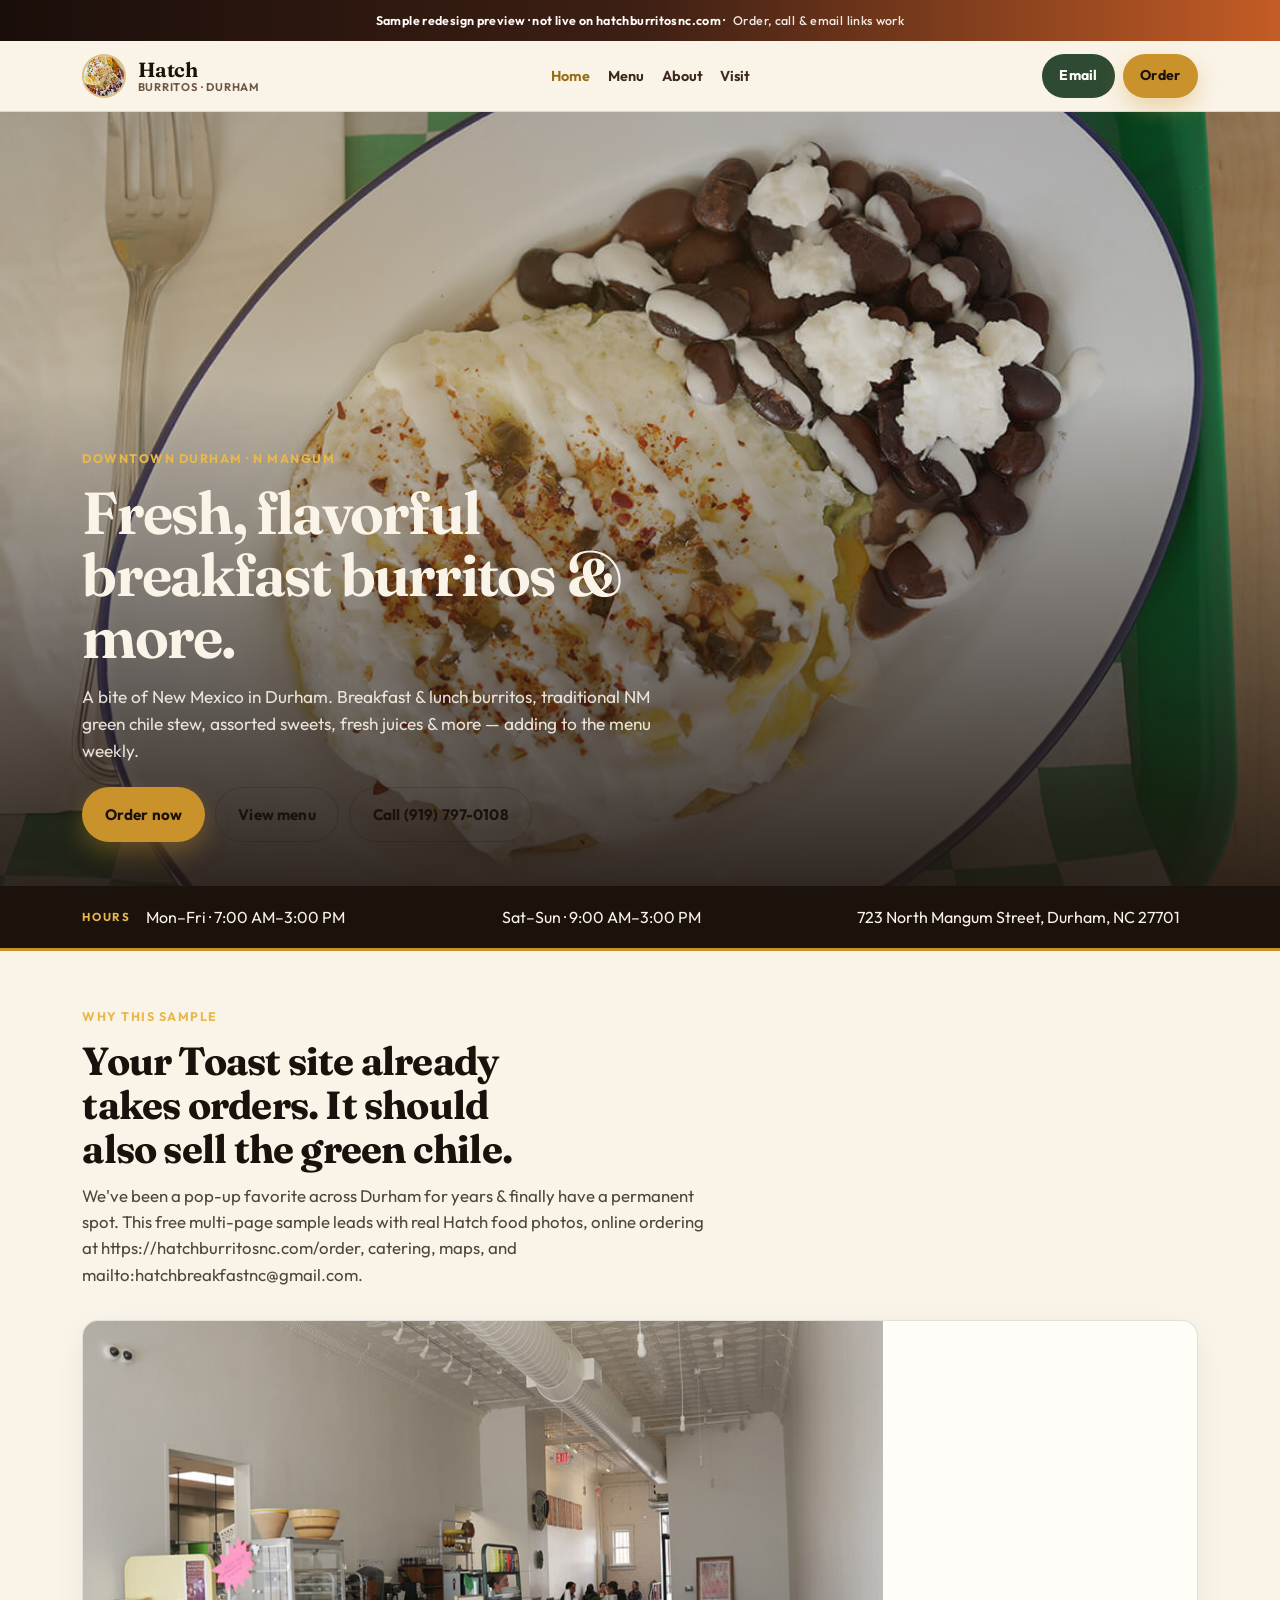
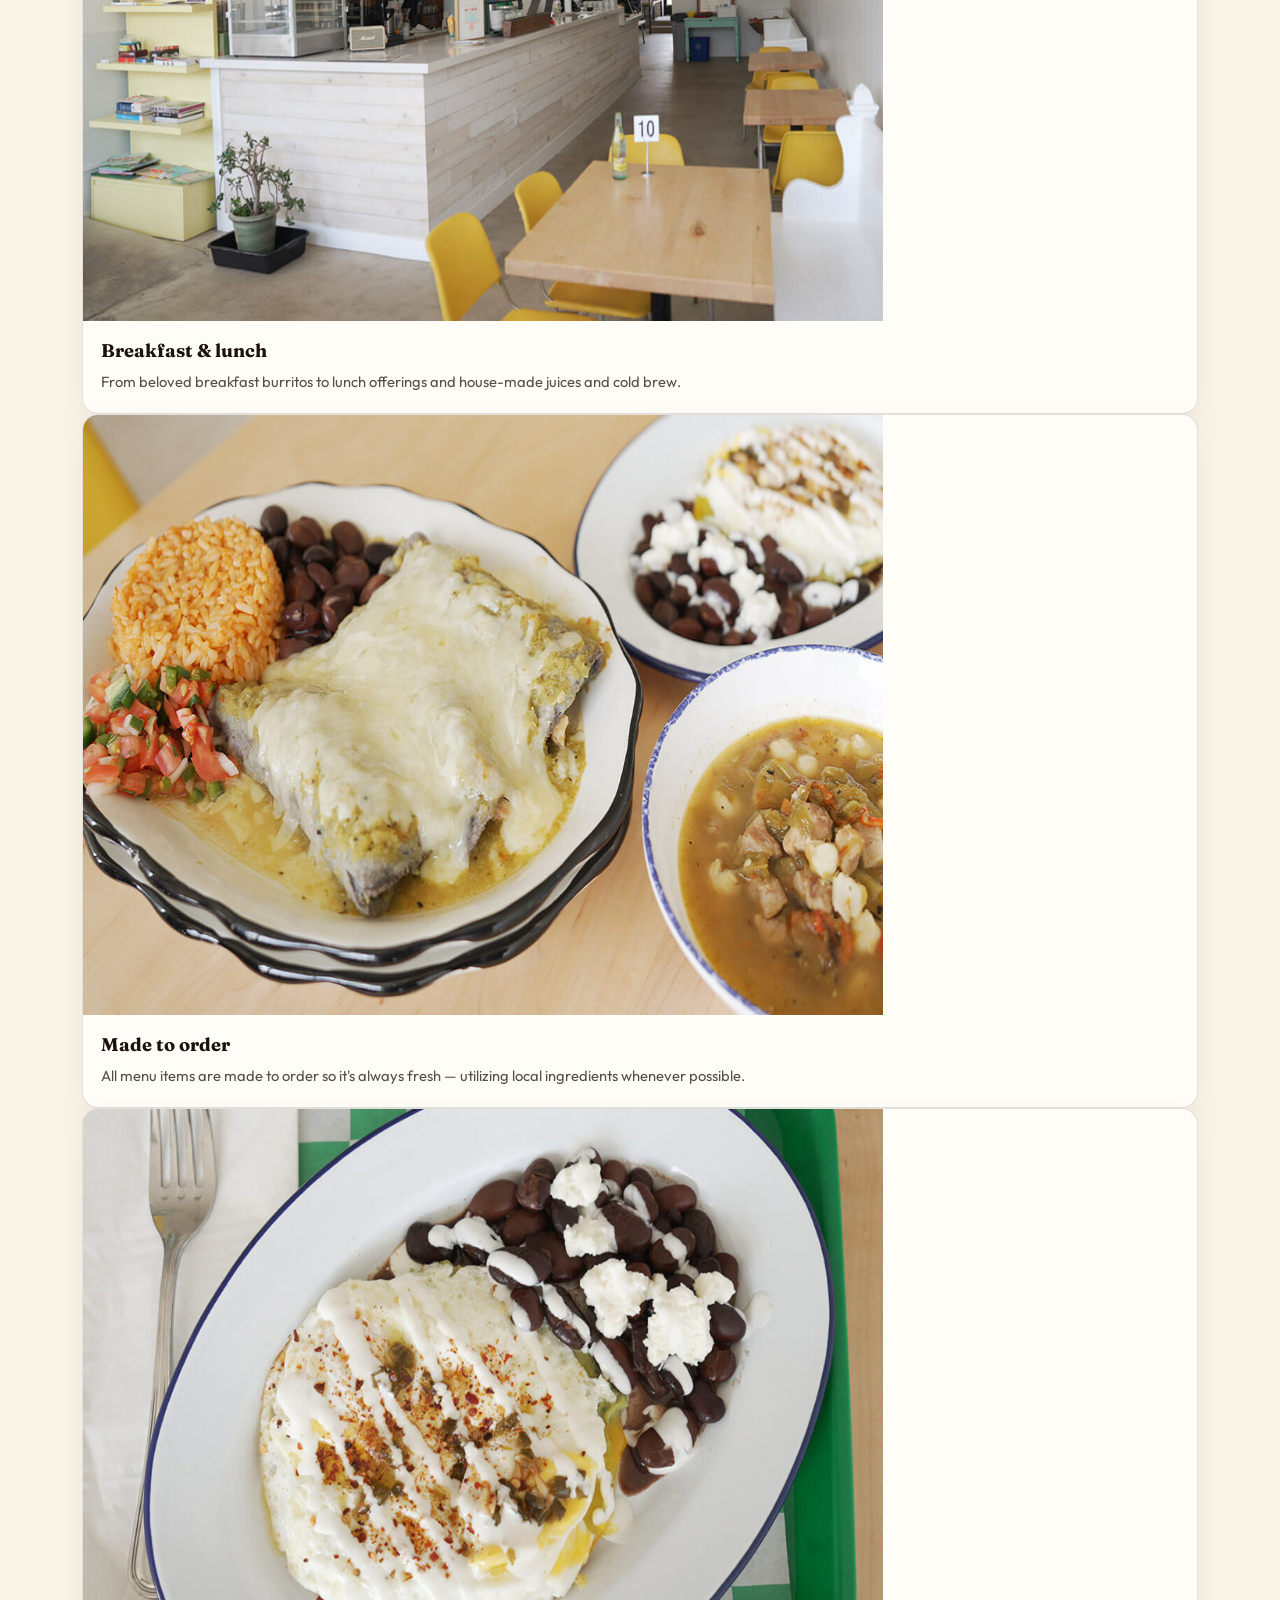
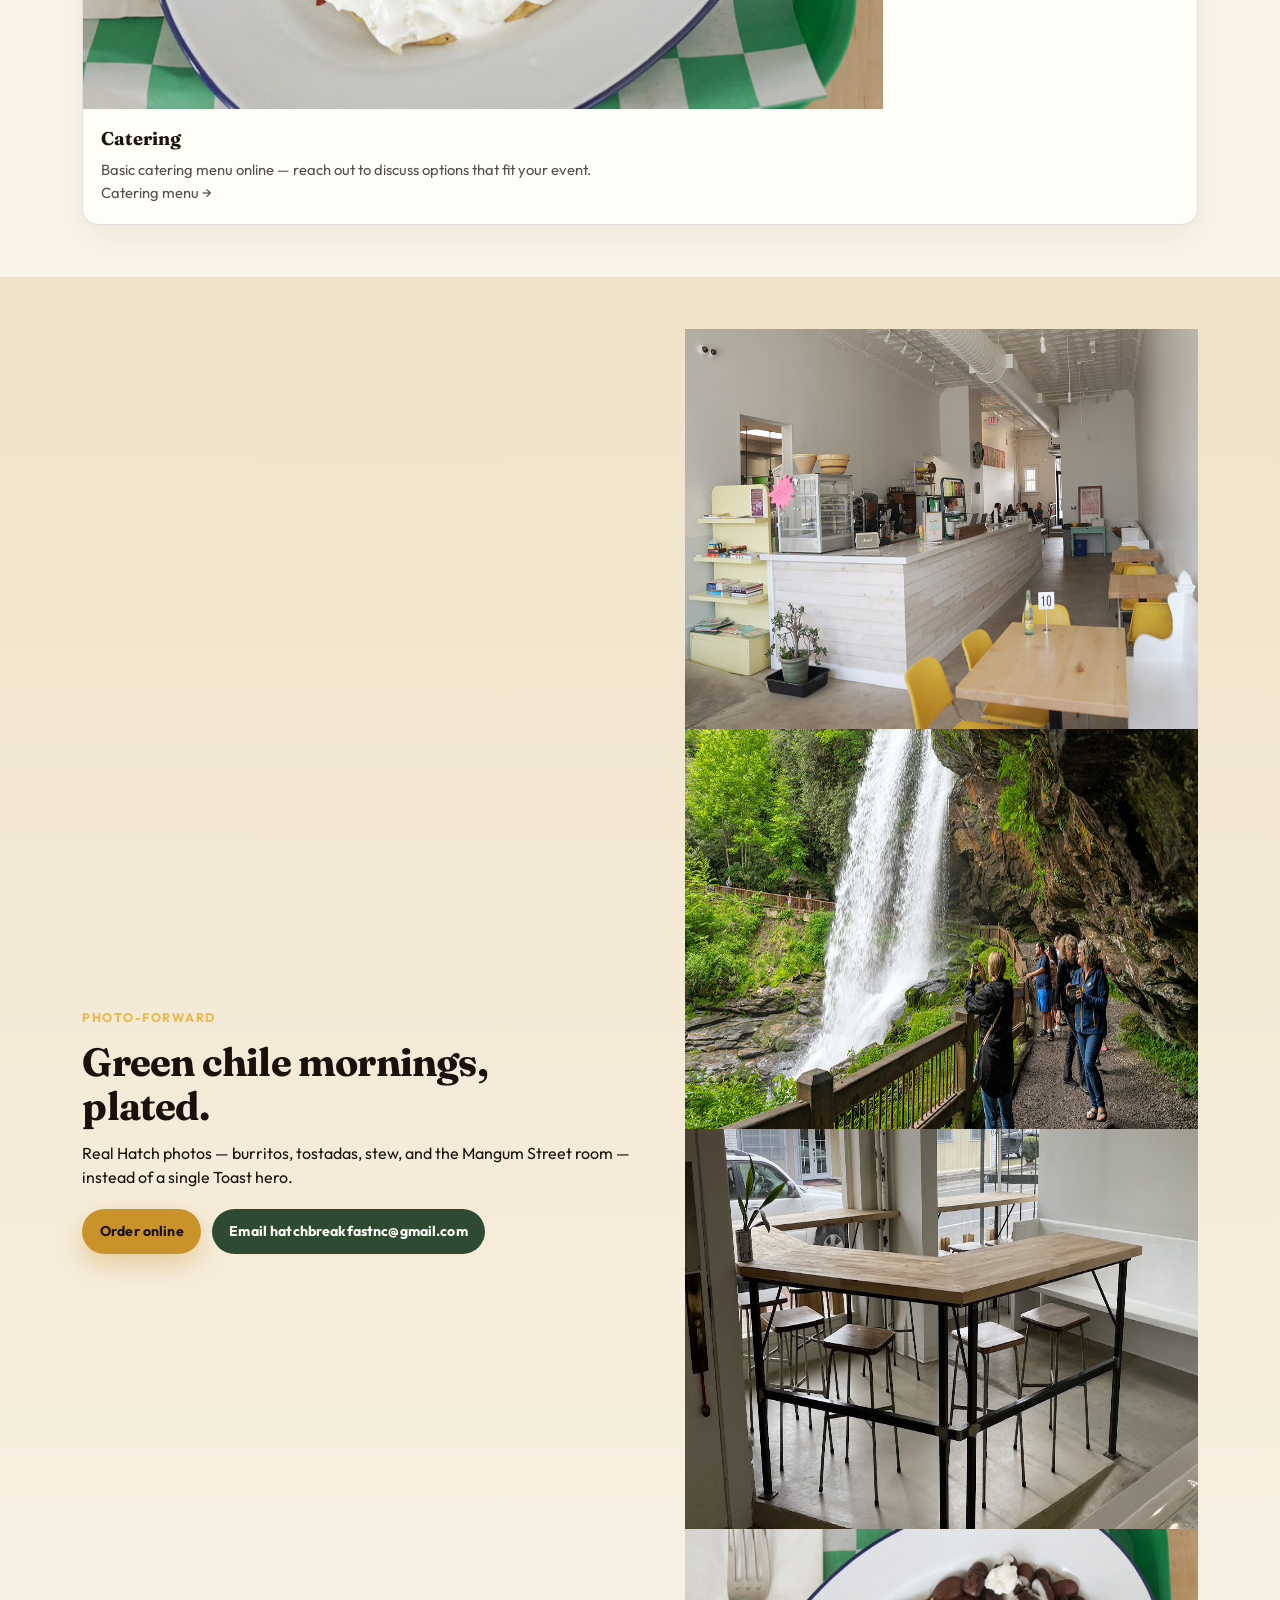
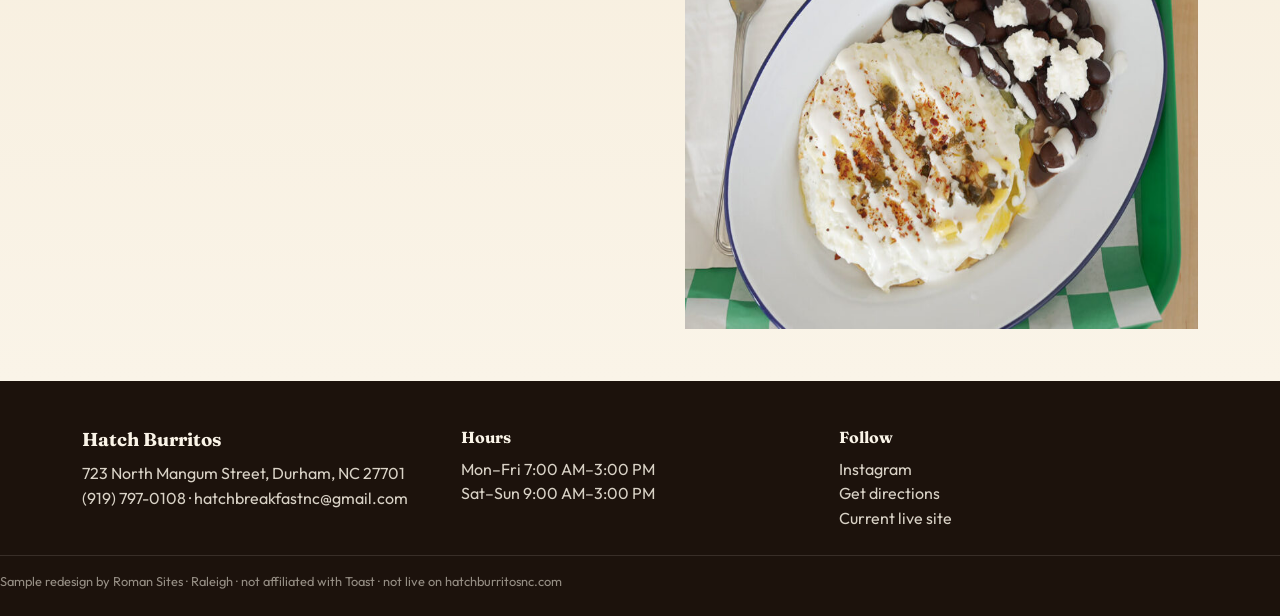
<file: index.html>
<!DOCTYPE html>
<html lang="en">
<head>
<meta charset="utf-8"/>
<meta name="viewport" content="width=device-width, initial-scale=1"/>
<title>Hatch Burritos · Durham, NC</title>
<meta name="description" content="Fresh, flavorful breakfast burritos & more — a bite of New Mexico in Durham."/>
<link rel="preconnect" href="https://fonts.googleapis.com"/><link rel="preconnect" href="https://fonts.gstatic.com" crossorigin/><link href="https://fonts.googleapis.com/css2?family=Fraunces:opsz,wght@9..144,500;9..144,650;9..144,700&family=Outfit:wght@400;500;600;700;800&display=swap" rel="stylesheet"/>
<link rel="stylesheet" href="assets/styles.css"/>
<link rel="icon" href="assets/logo.jpg"/>
</head>
<body>
<div class="preview-banner" role="status">Sample redesign preview · not live on hatchburritosnc.com · <span>Order, call &amp; email links work</span></div><header class="site-header"><div class="nav-inner">
<a class="brand" href="index.html"><img class="brand-mark" src="assets/logo.jpg" alt="Hatch Burritos" width="44" height="44"/><span class="brand-text"><span class="brand-name">Hatch</span><span class="brand-tag">Burritos · Durham</span></span></a>
<nav class="nav-links" aria-label="Primary"><a href="index.html" aria-current="page">Home</a><a href="menu.html">Menu</a><a href="about.html">About</a><a href="visit.html">Visit</a></nav>
<div class="nav-ctas">
<a class="btn btn-secondary" href="mailto:hatchbreakfastnc@gmail.com">Email</a><a class="btn btn-primary" href="https://hatchburritosnc.com/order" target="_blank" rel="noopener">Order</a>
<button class="nav-toggle" type="button" data-nav-toggle aria-expanded="false" aria-controls="mobile-nav" aria-label="Open menu"><span></span></button>
</div></div>
<div class="mobile-panel" id="mobile-nav" data-mobile-panel>
<a href="index.html">Home</a><a href="menu.html">Menu</a><a href="about.html">About</a><a href="visit.html">Visit</a><a href="https://hatchburritosnc.com/order" target="_blank" rel="noopener">Order online</a><a href="tel:9197970108">Call (919) 797-0108</a><a href="mailto:hatchbreakfastnc@gmail.com">hatchbreakfastnc@gmail.com</a>
</div></header>
<main>
<section class="hero">
<div class="hero-media" aria-hidden="true"><img src="assets/hero.jpg" alt="" width="1400" height="900" fetchpriority="high"/></div>
<div class="hero-shade" aria-hidden="true"></div>
<div class="hero-content">
<p class="eyebrow">Downtown Durham · N Mangum</p>
<h1>Fresh, flavorful breakfast burritos &amp; more.</h1>
<p class="hero-lead">A bite of New Mexico in Durham. Breakfast &amp; lunch burritos, traditional NM green chile stew, assorted sweets, fresh juices &amp; more — adding to the menu weekly.</p>
<div class="hero-actions">
<a class="btn btn-primary btn-lg" href="https://hatchburritosnc.com/order" target="_blank" rel="noopener">Order now</a>
<a class="btn btn-ghost btn-lg" href="menu.html">View menu</a>
<a class="btn btn-ghost btn-lg" href="tel:9197970108">Call (919) 797-0108</a>
</div>
</div>
</section>
<div class="hours-strip"><div class="hours-strip-inner">
<div class="hours-label">Hours</div>
<div class="hours-grid">
<div>Mon–Fri · 7:00 AM–3:00 PM</div>
<div>Sat–Sun · 9:00 AM–3:00 PM</div>
<div>723 North Mangum Street, Durham, NC 27701</div>
</div></div></div>
<section class="section"><div class="section-inner">
<p class="eyebrow">Why this sample</p>
<h2>Your Toast site already takes orders. It should also sell the green chile.</h2>
<p class="lede">We've been a pop-up favorite across Durham for years &amp; finally have a permanent spot. This free multi-page sample leads with real Hatch food photos, online ordering at https://hatchburritosnc.com/order, catering, maps, and mailto:hatchbreakfastnc@gmail.com.</p>
<div class="card-grid three" style="margin-top:2rem">
<article class="card"><img src="assets/food2.jpg" alt="Hatch tostada" width="800" height="600"/><div class="card-body"><h3>Breakfast &amp; lunch</h3><p>From beloved breakfast burritos to lunch offerings and house-made juices and cold brew.</p></div></article>
<article class="card"><img src="assets/food3.jpg" alt="Hatch plates" width="800" height="600"/><div class="card-body"><h3>Made to order</h3><p>All menu items are made to order so it's always fresh — utilizing local ingredients whenever possible.</p></div></article>
<article class="card"><img src="assets/food1.jpg" alt="Hatch interior" width="800" height="600"/><div class="card-body"><h3>Catering</h3><p>Basic catering menu online — reach out to discuss options that fit your event.</p><p><a href="https://hatchburritosnc.com/catering-menu-placeholder" target="_blank" rel="noopener">Catering menu →</a></p></div></article>
</div>
</div></section>
<section class="section section-alt"><div class="section-inner">
<div class="split">
<div><p class="eyebrow">Photo-forward</p><h2>Green chile mornings, plated.</h2><p>Real Hatch photos — burritos, tostadas, stew, and the Mangum Street room — instead of a single Toast hero.</p>
<div class="hero-actions" style="margin-top:1.2rem">
<a class="btn btn-primary" href="https://hatchburritosnc.com/order" target="_blank" rel="noopener">Order online</a>
<a class="btn btn-secondary" href="mailto:hatchbreakfastnc@gmail.com">Email hatchbreakfastnc@gmail.com</a>
</div></div>
<div class="mosaic">
<img src="assets/food4.jpg" alt="Hatch food" width="600" height="400"/>
<img src="assets/food5.jpg" alt="Hatch food" width="600" height="400"/>
<img src="assets/food8.jpg" alt="Hatch food" width="600" height="400"/>
<img src="assets/food9.jpg" alt="Hatch food" width="600" height="400"/>
</div>
</div>
</div></section>
</main>
<footer class="site-footer"><div class="section-inner footer-grid">
<div><h3>Hatch Burritos</h3><p>723 North Mangum Street, Durham, NC 27701</p><p><a href="tel:9197970108">(919) 797-0108</a> · <a href="mailto:hatchbreakfastnc@gmail.com">hatchbreakfastnc@gmail.com</a></p></div>
<div><h4>Hours</h4><p>Mon–Fri 7:00 AM–3:00 PM</p><p>Sat–Sun 9:00 AM–3:00 PM</p></div>
<div><h4>Follow</h4><p><a href="https://www.instagram.com/hatchburritosnc/" target="_blank" rel="noopener">Instagram</a></p>
<p><a href="https://google.com/maps/place?q=Hatch+Burritos%2C+723+North+Mangum+Street%2C+Durham%2C+NC+27701" target="_blank" rel="noopener">Get directions</a></p>
<p><a href="https://hatchburritosnc.com/" target="_blank" rel="noopener">Current live site</a></p></div>
</div>
<p class="footer-note">Sample redesign by Roman Sites · Raleigh · not affiliated with Toast · not live on hatchburritosnc.com</p>
</footer><script src="assets/site.js"></script>
</body></html>
</file>
<file: assets/styles.css>
/* theme overrides */
:root {
  --ink: #1a1410;
  --plum: #2f6b3a;
  --plum-deep: #1a3d22;
  --wine: #c45c26;
  --gold: #e0a84a;
  --gold-hot: #f0c36a;
  --espresso: #1a3d22;
  --wood: #2f6b3a;
  --gold-deep: #e0a84a;
  --fried: #c45c26;
  --collard: #2f6b3a;
  --collard-deep: #1a3d22;
  --amber: #f0c36a;
}
.preview-banner {
  background: linear-gradient(90deg, #1a3d22, #2f6b3a 50%, #c45c26) !important;
}

/* theme overrides */
:root {
  --ink: #1a1410;
  --plum: #3d1f14;
  --plum-deep: #1a0e0a;
  --wine: #c45c26;
  --gold: #e07a2f;
  --gold-hot: #f0a05a;
  --espresso: #1a0e0a;
  --wood: #3d1f14;
  --gold-deep: #e07a2f;
  --fried: #c45c26;
  --collard: #3d1f14;
  --collard-deep: #1a0e0a;
  --amber: #f0a05a;
}
.preview-banner {
  background: linear-gradient(90deg, #1a0e0a, #3d1f14 50%, #c45c26) !important;
}

/* The Chicken Hut — Durham soul-food landmark preview (unique) */
:root {
  --gold: #c9922a;
  --gold-deep: #9a6b14;
  --amber: #e8b84a;
  --fried: #d4781f;
  --espresso: #1c120c;
  --wood: #3a2418;
  --bark: #5c3a24;
  --cream: #faf4e8;
  --biscuit: #f0e2c8;
  --gravy: #e6d5b5;
  --ink: #1a110c;
  --ink-soft: #3d2a1c;
  --muted: #6e5644;
  --collard: #2f4a32;
  --collard-deep: #1c3320;
  --white: #fffdf8;
  --border: rgba(28, 18, 12, 0.12);
  --banner-h: 2.55rem;
  --nav-h: 4.4rem;
  --max: 72rem;
  --radius: 16px;
  --font-display: "Fraunces", "Iowan Old Style", Georgia, serif;
  --font-body: "Outfit", "Avenir Next", "Segoe UI", system-ui, sans-serif;
  --ease: cubic-bezier(0.22, 1, 0.36, 1);
  --shadow: 0 20px 55px rgba(28, 18, 12, 0.18);
}

*, *::before, *::after { box-sizing: border-box; margin: 0; padding: 0; }
html { scroll-behavior: smooth; }
body {
  font-family: var(--font-body);
  color: var(--ink);
  background: var(--cream);
  line-height: 1.55;
  -webkit-font-smoothing: antialiased;
}
img { max-width: 100%; display: block; }
a { color: inherit; text-decoration: none; }
ul { list-style: none; }
button { font: inherit; border: 0; background: none; cursor: pointer; color: inherit; }

.preview-banner {
  position: sticky; top: 0; z-index: 1000;
  min-height: var(--banner-h);
  display: flex; align-items: center; justify-content: center; gap: .45rem; flex-wrap: wrap;
  padding: .55rem 1rem;
  background: linear-gradient(90deg, var(--espresso), var(--wood) 45%, var(--gold-deep));
  color: var(--white);
  font-size: .78rem; font-weight: 650; letter-spacing: .03em; text-align: center;
}
.preview-banner span { opacity: .9; font-weight: 500; }

.site-header {
  position: sticky; top: var(--banner-h); z-index: 900;
  background: rgba(250, 244, 232, 0.93);
  backdrop-filter: blur(14px); -webkit-backdrop-filter: blur(14px);
  border-bottom: 1px solid var(--border);
}
.nav-inner {
  max-width: var(--max); margin: 0 auto; height: var(--nav-h);
  padding: 0 1.15rem; display: flex; align-items: center; justify-content: space-between; gap: 1rem;
}
.brand { display: flex; align-items: center; gap: .7rem; min-width: 0; }
.brand-mark {
  width: 44px; height: 44px; border-radius: 50%;
  object-fit: cover; border: 2px solid rgba(201,146,42,.45); background: var(--biscuit);
}
.brand-text { display: flex; flex-direction: column; line-height: 1.1; }
.brand-name { font-family: var(--font-display); font-size: 1.28rem; color: var(--espresso); letter-spacing: -.02em; font-weight: 650; }
.brand-tag { font-size: .7rem; color: var(--muted); font-weight: 650; letter-spacing: .07em; text-transform: uppercase; }
.nav-links { display: none; gap: 1.1rem; align-items: center; font-size: .9rem; font-weight: 650; }
.nav-links a { color: var(--ink-soft); }
.nav-links a:hover, .nav-links a[aria-current="page"] { color: var(--gold-deep); }
.nav-ctas { display: flex; align-items: center; gap: .5rem; }
.nav-toggle {
  width: 42px; height: 42px; display: inline-flex; align-items: center; justify-content: center;
  border-radius: 11px; border: 1px solid var(--border); background: var(--white);
}
.nav-toggle span, .nav-toggle span::before, .nav-toggle span::after {
  display: block; width: 18px; height: 2px; background: var(--ink); position: relative; border-radius: 2px;
}
.nav-toggle span::before, .nav-toggle span::after { content: ""; position: absolute; left: 0; }
.nav-toggle span::before { top: -6px; }
.nav-toggle span::after { top: 6px; }
.mobile-panel {
  display: none; flex-direction: column; gap: .35rem; padding: .5rem 1.15rem 1.15rem;
  border-top: 1px solid var(--border); background: var(--cream);
}
.mobile-panel.open { display: flex; }
.mobile-panel a {
  padding: .75rem .85rem; border-radius: 10px; font-weight: 650; color: var(--ink-soft);
}
.mobile-panel a:hover { background: var(--biscuit); color: var(--gold-deep); }
.mobile-ctas { display: grid; grid-template-columns: 1fr 1fr; gap: .55rem; margin-top: .4rem; }

.btn {
  display: inline-flex; align-items: center; justify-content: center; gap: .4rem;
  padding: .7rem 1.1rem; border-radius: 999px; font-weight: 700; font-size: .88rem;
  letter-spacing: .01em; transition: transform .2s var(--ease), box-shadow .2s var(--ease), background .2s;
  white-space: nowrap;
}
.btn:hover { transform: translateY(-1px); }
.btn-primary { background: var(--gold); color: var(--espresso); box-shadow: 0 10px 24px rgba(201,146,42,.35); }
.btn-primary:hover { background: var(--amber); }
.btn-secondary { background: var(--collard); color: var(--white); }
.btn-secondary:hover { background: var(--collard-deep); }
.btn-ghost {
  background: transparent; color: var(--ink); border: 1.5px solid rgba(28,18,12,.22);
}
.btn-ghost:hover { border-color: var(--gold-deep); color: var(--gold-deep); }
.btn-lg { padding: .92rem 1.4rem; font-size: .95rem; }
.btn-on-dark.btn-ghost { color: var(--cream); border-color: rgba(250,244,232,.42); }
.btn-on-dark.btn-ghost:hover { background: rgba(255,255,255,.08); border-color: var(--cream); }

.hero {
  position: relative; min-height: min(86vh, 780px);
  display: grid; align-items: end; color: var(--cream); overflow: hidden;
}
.hero-media { position: absolute; inset: 0; }
.hero-media img { width: 100%; height: 100%; object-fit: cover; object-position: center 30%; }
.hero-shade {
  position: absolute; inset: 0;
  background:
    linear-gradient(180deg, rgba(28,18,12,.25) 0%, rgba(28,18,12,.15) 35%, rgba(28,18,12,.88) 100%),
    radial-gradient(ellipse at 20% 20%, rgba(201,146,42,.28), transparent 50%);
}
.hero-content {
  position: relative; z-index: 2; max-width: var(--max); margin: 0 auto; width: 100%;
  padding: 3.5rem 1.15rem 2.75rem;
}
.eyebrow {
  display: inline-flex; align-items: center; gap: .5rem;
  font-size: .78rem; font-weight: 700; letter-spacing: .12em; text-transform: uppercase;
  color: var(--amber); margin-bottom: .85rem;
}
.hero h1 {
  font-family: var(--font-display); font-weight: 650; font-size: clamp(2.2rem, 5.5vw, 3.7rem);
  line-height: 1.05; letter-spacing: -.03em; max-width: 14ch; margin-bottom: 1rem;
}
.hero-lead { font-size: 1.08rem; max-width: 38rem; color: rgba(250,244,232,.9); margin-bottom: 1.4rem; }
.hero-actions { display: flex; flex-wrap: wrap; gap: .65rem; }

.hours-strip {
  background: var(--espresso); color: var(--cream); border-bottom: 3px solid var(--gold);
}
.hours-strip-inner {
  max-width: var(--max); margin: 0 auto; padding: 1.15rem 1.15rem;
  display: grid; gap: 1rem;
}
.hours-label {
  font-size: .72rem; font-weight: 700; letter-spacing: .14em; text-transform: uppercase; color: var(--amber);
}
.hours-grid { display: grid; gap: .35rem .9rem; grid-template-columns: repeat(auto-fit, minmax(140px, 1fr)); }
.hours-grid strong { display: block; font-size: .78rem; color: var(--amber); font-weight: 700; letter-spacing: .04em; }
.hours-note { margin-top: .55rem; font-size: .9rem; color: rgba(250,244,232,.78); }
.hours-note a { color: var(--amber); text-decoration: underline; text-underline-offset: 2px; }

.section { padding: 3.25rem 0; }
.section-alt { background: linear-gradient(180deg, var(--biscuit), var(--cream)); }
.section-dark { background: var(--wood); color: var(--cream); }
.section-inner { max-width: var(--max); margin: 0 auto; padding: 0 1.15rem; }
.section-kicker {
  font-size: .75rem; font-weight: 750; letter-spacing: .14em; text-transform: uppercase;
  color: var(--gold-deep); margin-bottom: .55rem;
}
.section-dark .section-kicker { color: var(--amber); }
.section h2 {
  font-family: var(--font-display); font-size: clamp(1.7rem, 3.4vw, 2.45rem);
  line-height: 1.12; letter-spacing: -.02em; max-width: 18ch; margin-bottom: .75rem;
}
.section-lead { max-width: 40rem; color: var(--muted); font-size: 1.05rem; margin-bottom: 1.5rem; }
.section-dark .section-lead { color: rgba(250,244,232,.78); }

.photo-mosaic-grid {
  display: grid; gap: .75rem;
  grid-template-columns: repeat(2, 1fr);
}
@media (min-width: 720px) {
  .photo-mosaic-grid { grid-template-columns: repeat(4, 1fr); grid-template-rows: 180px 180px; }
  .photo-mosaic-grid .tile:nth-child(1) { grid-column: span 2; grid-row: span 2; }
}
.tile {
  position: relative; border-radius: var(--radius); overflow: hidden; min-height: 150px;
  box-shadow: var(--shadow);
}
.tile img { width: 100%; height: 100%; object-fit: cover; position: absolute; inset: 0; }
.tile-caption {
  position: absolute; left: .75rem; bottom: .75rem; z-index: 2;
  background: rgba(28,18,12,.72); color: var(--cream);
  padding: .35rem .65rem; border-radius: 999px; font-size: .75rem; font-weight: 700;
}

.feature-grid {
  display: grid; gap: 1rem; grid-template-columns: repeat(auto-fit, minmax(220px, 1fr));
}
.feature-card {
  background: var(--white); border: 1px solid var(--border); border-radius: var(--radius);
  padding: 1.25rem; box-shadow: 0 10px 30px rgba(28,18,12,.06);
}
.feature-card h3 {
  font-family: var(--font-display); font-size: 1.25rem; margin-bottom: .4rem; color: var(--espresso);
}
.feature-card p { color: var(--muted); font-size: .95rem; }
.feature-card a { color: var(--gold-deep); font-weight: 700; display: inline-block; margin-top: .7rem; }

.split {
  display: grid; gap: 1.5rem; align-items: center;
}
@media (min-width: 860px) {
  .split { grid-template-columns: 1.05fr .95fr; gap: 2.25rem; }
  .split.reverse { direction: rtl; }
  .split.reverse > * { direction: ltr; }
}
.split-media { border-radius: calc(var(--radius) + 4px); overflow: hidden; box-shadow: var(--shadow); min-height: 280px; }
.split-media img { width: 100%; height: 100%; object-fit: cover; min-height: 280px; }

.quote-band {
  background: var(--biscuit); border-top: 1px solid var(--border); border-bottom: 1px solid var(--border);
  padding: 2.5rem 0;
}
.quote-grid { display: grid; gap: 1rem; grid-template-columns: repeat(auto-fit, minmax(240px, 1fr)); }
.quote-card {
  background: var(--white); border-radius: var(--radius); padding: 1.25rem 1.3rem;
  border: 1px solid var(--border);
}
.quote-card p { font-size: .98rem; color: var(--ink-soft); margin-bottom: .75rem; }
.quote-card cite { font-style: normal; font-size: .8rem; font-weight: 700; color: var(--gold-deep); }

.page-hero {
  background:
    linear-gradient(135deg, rgba(28,18,12,.92), rgba(92,58,36,.85)),
    url("hero-plate.jpg") center/cover;
  color: var(--cream); padding: 3.2rem 0 2.6rem;
}
.page-hero-inner { max-width: var(--max); margin: 0 auto; padding: 0 1.15rem; }
.page-hero h1 {
  font-family: var(--font-display); font-size: clamp(1.9rem, 4vw, 2.8rem);
  line-height: 1.1; letter-spacing: -.02em; margin-bottom: .55rem;
}
.page-hero p { max-width: 38rem; color: rgba(250,244,232,.85); }
.page-hero a { color: var(--amber); text-decoration: underline; text-underline-offset: 2px; }

.menu-tabs {
  display: flex; flex-wrap: wrap; gap: .45rem; margin-bottom: 1.4rem;
}
.menu-tab {
  padding: .55rem 1rem; border-radius: 999px; font-weight: 700; font-size: .85rem;
  background: var(--white); border: 1px solid var(--border); color: var(--ink-soft);
}
.menu-tab[aria-selected="true"] {
  background: var(--espresso); color: var(--cream); border-color: var(--espresso);
}
.menu-section { margin-bottom: 1.6rem; }
.menu-section h3 {
  font-family: var(--font-display); font-size: 1.35rem; margin-bottom: .75rem;
  padding-bottom: .45rem; border-bottom: 2px solid var(--gold);
}
.menu-list { display: grid; gap: .65rem; }
.menu-item {
  display: grid; gap: .15rem; padding: .85rem 1rem; background: var(--white);
  border-radius: 12px; border: 1px solid var(--border);
}
.menu-item h4 { font-size: 1rem; font-weight: 700; color: var(--espresso); }
.menu-item p { font-size: .88rem; color: var(--muted); }
.menu-note {
  margin-top: 1rem; padding: 1rem 1.1rem; border-radius: 12px;
  background: rgba(201,146,42,.12); border: 1px solid rgba(201,146,42,.28);
  font-size: .92rem; color: var(--ink-soft);
}
.menu-note a { color: var(--gold-deep); font-weight: 700; text-decoration: underline; text-underline-offset: 2px; }

.day-grid {
  display: grid; gap: .85rem; grid-template-columns: repeat(auto-fit, minmax(240px, 1fr));
}
.day-card {
  background: var(--white); border: 1px solid var(--border); border-radius: var(--radius);
  overflow: hidden;
}
.day-card header {
  background: var(--espresso); color: var(--cream); padding: .75rem 1rem;
  font-family: var(--font-display); font-size: 1.15rem;
}
.day-card ul { padding: .85rem 1rem 1.05rem; }
.day-card li {
  padding: .35rem 0; border-bottom: 1px dashed rgba(28,18,12,.1); font-size: .92rem; color: var(--ink-soft);
}
.day-card li:last-child { border-bottom: 0; }
.day-card .famous {
  color: var(--gold-deep); font-weight: 700; font-size: .82rem; letter-spacing: .02em;
}

.cater-grid {
  display: grid; gap: .75rem; grid-template-columns: repeat(auto-fit, minmax(180px, 1fr));
}
.cater-chip {
  background: var(--white); border: 1px solid var(--border); border-radius: 12px;
  padding: .85rem 1rem; font-weight: 650; color: var(--ink-soft); text-align: center;
}

.info-cards {
  display: grid; gap: 1rem; grid-template-columns: repeat(auto-fit, minmax(220px, 1fr));
}
.info-card {
  background: var(--white); border: 1px solid var(--border); border-radius: var(--radius);
  padding: 1.25rem; display: grid; gap: .45rem;
}
.info-card h3 { font-family: var(--font-display); font-size: 1.2rem; color: var(--espresso); }
.info-card a { color: var(--gold-deep); font-weight: 700; }
.map-embed {
  border-radius: var(--radius); overflow: hidden; border: 1px solid var(--border);
  box-shadow: var(--shadow); aspect-ratio: 16/9; background: var(--biscuit);
}
.map-embed iframe { width: 100%; height: 100%; border: 0; }

.story-timeline { display: grid; gap: 1rem; }
.story-step {
  display: grid; gap: .35rem; padding: 1.1rem 1.2rem; background: var(--white);
  border-left: 4px solid var(--gold); border-radius: 0 12px 12px 0; border: 1px solid var(--border); border-left-width: 4px;
}
.story-step strong { color: var(--gold-deep); font-size: .8rem; letter-spacing: .08em; text-transform: uppercase; }

.site-footer {
  background: var(--espresso); color: rgba(250,244,232,.85); padding: 2.75rem 0 1.5rem;
}
.footer-inner { max-width: var(--max); margin: 0 auto; padding: 0 1.15rem; }
.footer-brand { margin-bottom: 1.5rem; }
.footer-brand .brand-name { font-family: var(--font-display); font-size: 1.45rem; color: var(--cream); }
.footer-brand .brand-tag { color: var(--amber); font-size: .85rem; margin-top: .25rem; }
.footer-cols {
  display: grid; gap: 1.25rem; grid-template-columns: repeat(auto-fit, minmax(180px, 1fr));
  margin-bottom: 1.75rem;
}
.footer-cols h4 {
  font-size: .75rem; letter-spacing: .12em; text-transform: uppercase; color: var(--amber); margin-bottom: .55rem;
}
.footer-cols a, .footer-cols p { display: block; margin-bottom: .35rem; font-size: .92rem; }
.footer-cols a:hover { color: var(--amber); }
.footer-bottom {
  border-top: 1px solid rgba(250,244,232,.12); padding-top: 1rem;
  font-size: .8rem; color: rgba(250,244,232,.55);
}

@media (min-width: 880px) {
  .nav-links { display: flex; }
  .nav-toggle { display: none; }
  .hours-strip-inner { grid-template-columns: auto 1fr; align-items: center; }
}


.footer-grid { display: grid; gap: 1.25rem; grid-template-columns: repeat(auto-fit, minmax(200px, 1fr)); margin-bottom: 1.5rem; }
.footer-grid h3, .footer-grid h4 { font-family: var(--font-display); color: var(--cream); margin-bottom: .45rem; }
.footer-grid a:hover { color: var(--amber); }
.footer-note { font-size: .8rem; color: rgba(250,244,232,.55); border-top: 1px solid rgba(250,244,232,.12); padding-top: 1rem; }
.gallery-grid { display: grid; gap: .75rem; grid-template-columns: repeat(2, 1fr); }
@media (min-width: 760px) { .gallery-grid { grid-template-columns: repeat(3, 1fr); } }
.gallery-grid .card-media { aspect-ratio: 4/3; }
.gallery-grid .card-media img { width: 100%; height: 100%; object-fit: cover; }

/* layout patches for quality bar */
.kicker { font-size: .75rem; letter-spacing: .14em; text-transform: uppercase; font-weight: 700; color: var(--gold-deep); margin-bottom: .55rem; }
.lede { font-size: 1.05rem; line-height: 1.55; color: rgba(26,20,16,.78); max-width: 40rem; }
.section-head { margin-bottom: 1.5rem; }
.grid-3 { display: grid; gap: 1rem; grid-template-columns: 1fr; }
@media (min-width: 720px) { .grid-3 { grid-template-columns: repeat(3, 1fr); } }
.card { background: var(--white); border: 1px solid var(--border); border-radius: var(--radius); overflow: hidden; box-shadow: 0 10px 30px rgba(28,18,12,.06); }
.card-media { aspect-ratio: 4/3; overflow: hidden; background: var(--biscuit); }
.card-media img { width: 100%; height: 100%; object-fit: cover; display: block; }
.card-body { padding: 1rem 1.1rem 1.2rem; }
.card-body h3 { font-family: var(--font-display); font-size: 1.15rem; margin-bottom: .35rem; color: var(--espresso); }
.card-body p { font-size: .92rem; color: rgba(26,20,16,.75); }
.pill-row { display: flex; flex-wrap: wrap; gap: .65rem; margin-top: 1.1rem; }
.btn-lg { padding: .92rem 1.4rem; font-size: .95rem; }
.hero-lead { font-size: 1.08rem; max-width: 38rem; color: rgba(250,244,232,.9); margin-bottom: 1.4rem; }
.hero-actions { display: flex; flex-wrap: wrap; gap: .65rem; }
.page-hero-inner { max-width: var(--max); margin: 0 auto; padding: 2.5rem 1.15rem; }
.page-hero .kicker { color: var(--amber); }
.page-hero h1 { font-family: var(--font-display); color: var(--cream); font-size: clamp(1.8rem, 4vw, 2.6rem); margin: .35rem 0 0.75rem; }
.page-hero .lede { color: rgba(250,244,232,.85); }
.footer-grid { display: grid; gap: 1.25rem; grid-template-columns: repeat(auto-fit, minmax(200px, 1fr)); margin-bottom: 1.5rem; }
.footer-grid h3, .footer-grid h4 { font-family: var(--font-display); color: var(--cream); margin-bottom: .45rem; }
.footer-grid a:hover { color: var(--amber); }
.footer-note { font-size: .8rem; color: rgba(250,244,232,.55); border-top: 1px solid rgba(250,244,232,.12); padding-top: 1rem; }
.gallery-grid { display: grid; gap: .75rem; grid-template-columns: repeat(2, 1fr); }
@media (min-width: 760px) { .gallery-grid { grid-template-columns: repeat(3, 1fr); } }
.gallery-grid .card-media { aspect-ratio: 4/3; }
</file>
